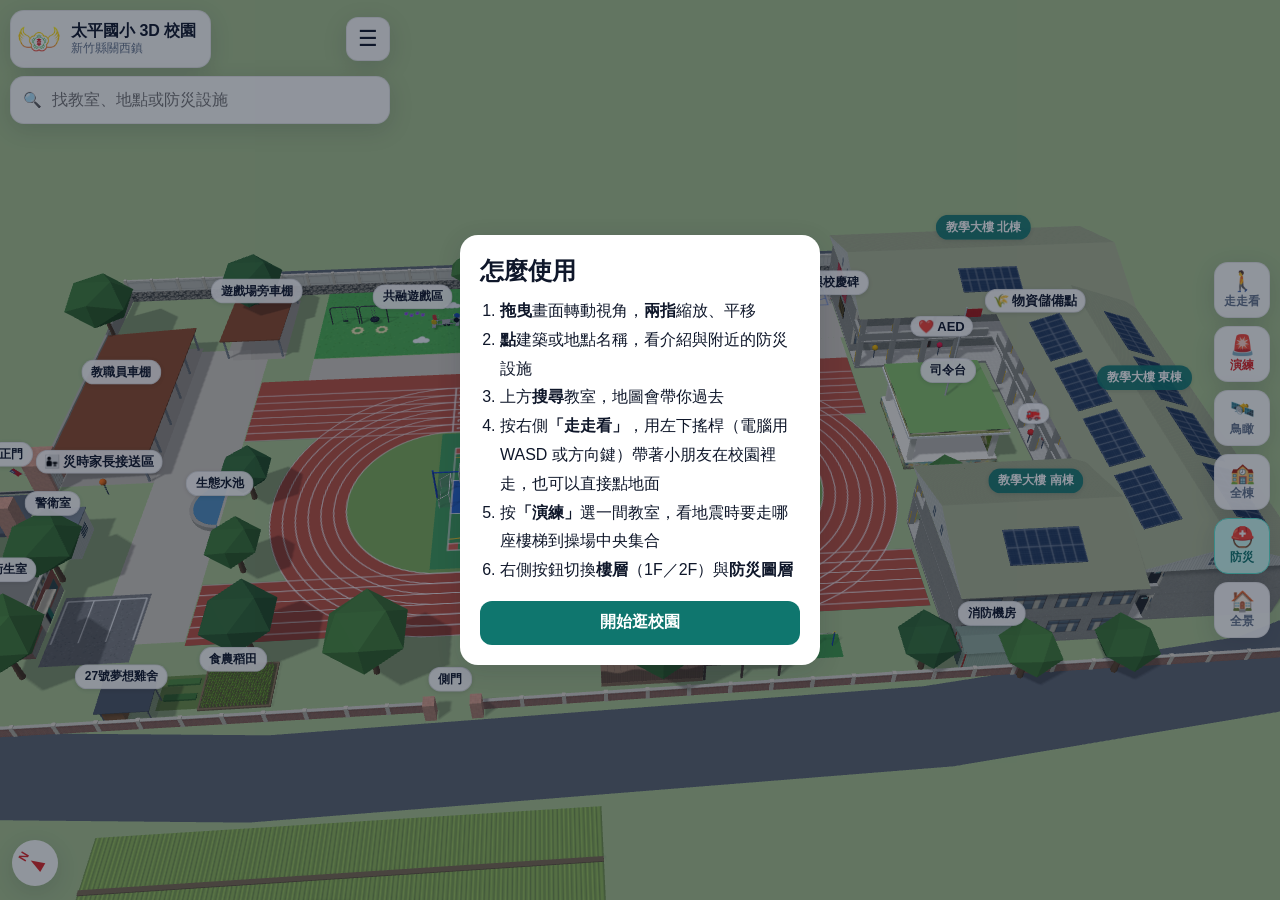
<file: app/index.html>
<!doctype html>
<html lang="zh-Hant-TW">
<head>
  <meta charset="utf-8">
  <meta name="viewport" content="width=device-width, initial-scale=1, viewport-fit=cover">
  <meta name="theme-color" content="#0f766e">
  <meta name="description" content="新竹縣關西鎮太平國小 3D 校園地圖：找教室、看防災設施與疏散集合點。">
  <title>太平國小 3D 校園地圖</title>
  <meta property="og:title" content="太平國小 3D 校園地圖">
  <meta property="og:description" content="用手機逛新竹縣關西鎮太平國小：找教室、看防災設施，跟著小朋友走一次地震疏散路線。">
  <meta property="og:type" content="website">
  <link rel="icon" href="./public/favicon-64.png" type="image/png">
  <link rel="apple-touch-icon" href="./public/apple-touch-icon.png">
  <link rel="stylesheet" href="./styles.css">
  <script src="./vendor/qrcode.js" defer></script>
  <script type="importmap">
    {
      "imports": {
        "three": "./vendor/three/three.module.min.js",
        "three/addons/": "./vendor/three/addons/"
      }
    }
  </script>
</head>
<body>
  <div id="stage"></div>
  <div id="labels"></div>

  <!-- 頂部：校名、搜尋、選單 -->
  <header class="topbar">
    <div class="topbar-row">
      <div class="brand">
        <img class="brand-mark" src="./public/logo.png" alt="" aria-hidden="true">
        <div>
          <div class="brand-title">太平國小 3D 校園</div>
          <div class="brand-sub">新竹縣關西鎮</div>
        </div>
      </div>
      <button class="icon-btn" id="menu-open" aria-label="開啟選單">☰</button>
    </div>
    <div class="search" role="search">
      <span class="search-icon" aria-hidden="true">🔍</span>
      <input id="search-input" type="search" placeholder="找教室、地點或防災設施" autocomplete="off" enterkeyhint="search" aria-label="搜尋地點">
      <button class="search-clear" id="search-clear" aria-label="清除" hidden>×</button>
      <ul class="search-results" id="search-results" role="listbox" hidden></ul>
    </div>
  </header>

  <!-- 右側快捷鍵 -->
  <nav class="rail" aria-label="檢視工具">
    <button class="rail-btn walk" id="btn-walk" aria-label="走路模式"><span class="rail-icon">🚶</span><span class="rail-text">走走看</span></button>
    <button class="rail-btn drill" id="btn-drill" aria-label="疏散演練"><span class="rail-icon">🚨</span><span class="rail-text">演練</span></button>
    <button class="rail-btn" id="btn-view" aria-label="切換視角"><span class="rail-icon">🛰️</span><span class="rail-text">鳥瞰</span></button>
    <button class="rail-btn" id="btn-floor" aria-label="切換樓層"><span class="rail-icon">🏫</span><span class="rail-text">全棟</span></button>
    <button class="rail-btn" id="btn-safety" aria-label="防災圖層"><span class="rail-icon">⛑️</span><span class="rail-text">防災</span></button>
    <button class="rail-btn" id="btn-home" aria-label="回到全景"><span class="rail-icon">🏠</span><span class="rail-text">全景</span></button>
  </nav>

  <!-- 走路模式的搖桿 -->
  <div class="joystick" id="joystick" hidden aria-label="移動搖桿">
    <div class="joy-knob"></div>
  </div>

  <div class="compass" id="compass" title="北方">
    <div class="compass-needle"><span>N</span></div>
  </div>

  <!-- 資訊卡：手機在底部，桌機在右側 -->
  <section class="card" id="info-card" hidden aria-live="polite">
    <div class="card-grip" aria-hidden="true"></div>
    <button class="card-close" id="info-close" aria-label="關閉">×</button>
    <div class="card-kicker" id="info-kicker"></div>
    <h2 class="card-title" id="info-title"></h2>
    <p class="card-desc" id="info-desc"></p>
    <ul class="card-tags" id="info-tags"></ul>
    <div class="card-nearby" id="info-nearby" hidden>
      <div class="card-subtitle">附近的防災設施</div>
      <ul id="info-nearby-list"></ul>
    </div>
    <div class="card-actions">
      <button class="btn primary" id="info-go">🚶 帶我去</button>
      <button class="btn danger" id="info-drill" hidden>🚨 疏散演練</button>
      <button class="btn" id="info-share">🔗 分享</button>
    </div>
  </section>

  <!-- 選單抽屜 -->
  <div class="drawer-mask" id="drawer-mask" hidden></div>
  <aside class="drawer" id="drawer" hidden aria-label="選單">
    <div class="drawer-head">
      <b>選單</b>
      <button class="icon-btn" id="menu-close" aria-label="關閉選單">×</button>
    </div>

    <section class="drawer-sec">
      <h3>☎️ 防救災通報電話</h3>
      <div id="contacts"></div>
    </section>

    <section class="drawer-sec">
      <h3>🗺️ 圖例</h3>
      <div class="legend" id="legend"></div>
    </section>

    <section class="drawer-sec">
      <h3>🧭 地震避難原則</h3>
      <p class="drawer-note">先就地掩護（趴下、掩護、穩住），搖晃停止後依老師指示，走規定的樓梯到<b>操場中央</b>集合。</p>
      <button class="btn danger wide" id="drawer-drill" style="margin-top:10px">🚨 開始疏散演練</button>
    </section>

    <section class="drawer-sec">
      <h3>🧒 走路角色</h3>
      <div class="seg-choice" role="radiogroup" aria-label="走路角色">
        <label><input type="radio" name="char" value="boy" checked> 👦 男孩</label>
        <label><input type="radio" name="char" value="girl"> 👧 女孩</label>
      </div>
    </section>

    <section class="drawer-sec">
      <h3>⚙️ 顯示設定</h3>
      <label class="switch"><input type="checkbox" id="opt-labels" checked> 顯示地點名稱</label>
      <label class="switch ref-option"><input type="checkbox" id="opt-reference"> 顯示空拍底圖（編輯用）</label>
    </section>

    <section class="drawer-sec">
      <h3>📱 分享這個網站</h3>
      <div class="qr" id="site-qr" aria-label="網站 QR Code"></div>
      <div class="qr-url" id="site-url"></div>
      <div class="card-actions">
        <button class="btn" id="copy-url">複製網址</button>
        <a class="btn" href="./poster.html" target="_blank" rel="noopener">🖨️ 列印海報</a>
      </div>
    </section>

    <section class="drawer-sec">
      <button class="btn wide" id="help-open">❓ 操作說明</button>
    </section>

    <p class="drawer-foot">新竹縣關西鎮太平國民小學<br><span id="data-version"></span></p>
  </aside>

  <!-- 操作說明（第一次開啟會出現） -->
  <div class="help" id="help" hidden>
    <div class="help-box" role="dialog" aria-labelledby="help-title">
      <h2 id="help-title">怎麼使用</h2>
      <ol>
        <li><b>拖曳</b>畫面轉動視角，<b>兩指</b>縮放、平移</li>
        <li><b>點</b>建築或地點名稱，看介紹與附近的防災設施</li>
        <li>上方<b>搜尋</b>教室，地圖會帶你過去</li>
        <li>按右側<b>「走走看」</b>，用左下搖桿（電腦用 WASD 或方向鍵）帶著小朋友在校園裡走，也可以直接點地面</li>
        <li>按<b>「演練」</b>選一間教室，看地震時要走哪座樓梯到操場中央集合</li>
        <li>右側按鈕切換<b>樓層</b>（1F／2F）與<b>防災圖層</b></li>
      </ol>
      <button class="btn primary wide" id="help-close">開始逛校園</button>
    </div>
  </div>

  <!-- 疏散演練：選班級 -->
  <div class="help" id="drill-picker" hidden>
    <div class="help-box" role="dialog" aria-labelledby="drill-picker-title">
      <h2 id="drill-picker-title">🚨 地震疏散演練</h2>
      <p class="drawer-note">選一間教室，看小朋友從教室門口走規定的樓梯，到操場中央集合。</p>
      <div class="drill-list" id="drill-list"></div>
      <button class="btn wide" id="drill-cancel">取消</button>
    </div>
  </div>

  <!-- 疏散演練進行中 -->
  <section class="drillbar" id="drillbar" hidden aria-live="polite">
    <div class="drill-title" id="drill-title"></div>
    <div class="drill-sub" id="drill-sub"></div>
    <div class="drill-progress"><div class="drill-progress-bar" id="drill-progress-bar"></div></div>
    <div class="drill-actions">
      <button class="btn" id="drill-pause">⏸ 暫停</button>
      <button class="btn" id="drill-speed">⏩ 2 倍速</button>
      <button class="btn" id="drill-stop">結束</button>
    </div>
  </section>

  <div class="toast" id="toast" hidden></div>
  <div class="loading" id="loading">載入校園中…</div>

  <script type="module" src="./src/main.js"></script>
</body>
</html>
</file>
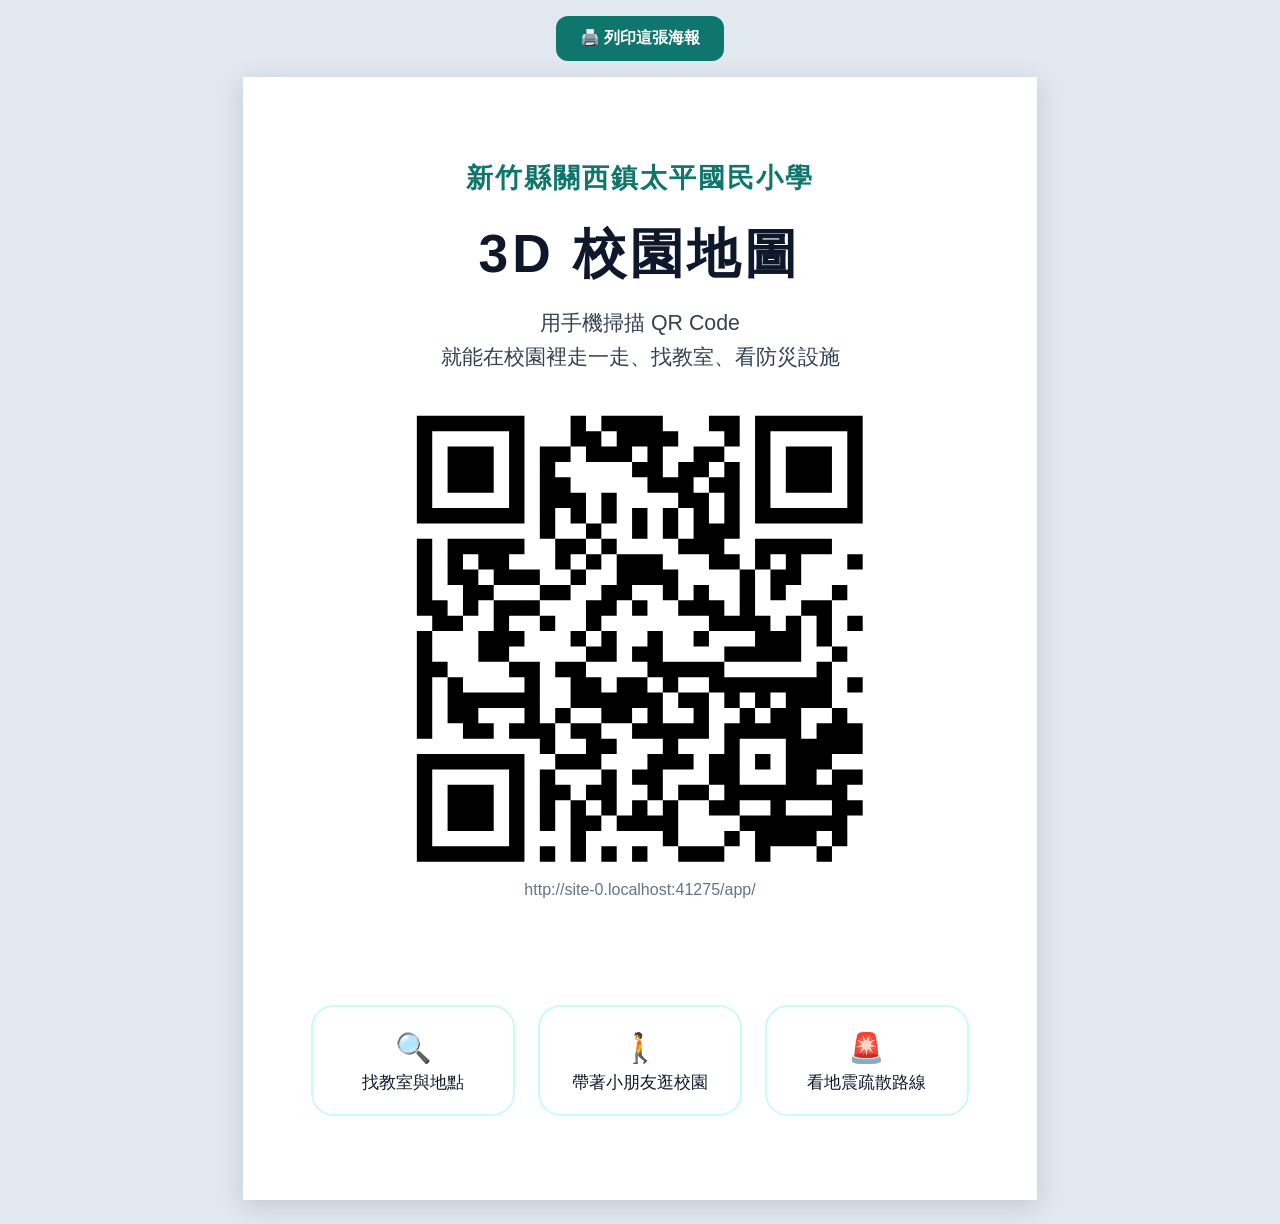
<file: app/poster.html>
<!doctype html>
<html lang="zh-Hant-TW">
<head>
  <meta charset="utf-8">
  <meta name="viewport" content="width=device-width, initial-scale=1">
  <title>太平國小 3D 校園地圖｜QR Code 海報</title>
  <link rel="icon" href="./public/favicon-64.png" type="image/png">
  <script src="./vendor/qrcode.js"></script>
  <style>
    @page { size: A4; margin: 0; }
    * { box-sizing: border-box; }
    body {
      margin: 0;
      background: #e2e8f0;
      color: #0f172a;
      font-family: -apple-system, BlinkMacSystemFont, "PingFang TC", "Noto Sans TC", "Microsoft JhengHei", sans-serif;
    }
    .tools { text-align: center; padding: 16px; }
    .tools button {
      font: inherit;
      font-size: 16px;
      font-weight: 700;
      padding: 12px 24px;
      border: 0;
      border-radius: 12px;
      background: #0f766e;
      color: #fff;
      cursor: pointer;
    }
    .sheet {
      width: 210mm;
      min-height: 297mm;
      margin: 0 auto 24px;
      background: #fff;
      padding: 22mm 18mm;
      display: flex;
      flex-direction: column;
      align-items: center;
      text-align: center;
      box-shadow: 0 6px 24px rgba(15, 23, 42, 0.15);
    }
    .school { font-size: 20pt; color: #0f766e; font-weight: 700; letter-spacing: 2px; }
    h1 { font-size: 40pt; margin: 6mm 0 4mm; letter-spacing: 4px; }
    .lead { font-size: 16pt; line-height: 1.6; margin: 0 0 10mm; color: #334155; }
    #qr { width: 120mm; }
    #qr svg { width: 100%; height: auto; display: block; }
    .url { font-size: 12pt; color: #64748b; margin: 4mm 0 10mm; word-break: break-all; }
    .features { display: grid; grid-template-columns: repeat(3, 1fr); gap: 6mm; width: 100%; margin-top: auto; }
    .features div { border: 2px solid #ccfbf1; border-radius: 6mm; padding: 5mm 3mm; font-size: 13pt; line-height: 1.5; }
    .features b { display: block; font-size: 22pt; }
    @media print {
      body { background: #fff; }
      .tools { display: none; }
      .sheet { margin: 0; box-shadow: none; }
    }
    @media (max-width: 800px) {
      .sheet { width: 100%; min-height: auto; padding: 24px 16px; }
      h1 { font-size: 30px; }
      .school { font-size: 16px; }
      .lead { font-size: 16px; }
      #qr { width: min(80vw, 320px); }
      .features { grid-template-columns: 1fr; gap: 10px; margin-top: 16px; }
      .features div { font-size: 15px; }
    }
  </style>
</head>
<body>
  <div class="tools"><button onclick="window.print()">🖨️ 列印這張海報</button></div>
  <main class="sheet">
    <div class="school">新竹縣關西鎮太平國民小學</div>
    <h1>3D 校園地圖</h1>
    <p class="lead">用手機掃描 QR Code<br>就能在校園裡走一走、找教室、看防災設施</p>
    <div id="qr"></div>
    <div class="url" id="url"></div>
    <div class="features">
      <div><b>🔍</b>找教室與地點</div>
      <div><b>🚶</b>帶著小朋友逛校園</div>
      <div><b>🚨</b>看地震疏散路線</div>
    </div>
  </main>
  <script>
    // 海報和地圖放在同一個資料夾，網址自動算出來，換網址也不用改
    const url = new URL('./', location.href).href;
    const qr = qrcode(0, 'M');
    qr.addData(url);
    qr.make();
    document.getElementById('qr').innerHTML = qr.createSvgTag({ cellSize: 8, margin: 2, scalable: true });
    document.getElementById('url').textContent = url;
  </script>
</body>
</html>
</file>
<file: app/styles.css>
:root {
  --bg: #dfeaf2;
  --panel: rgba(255, 255, 255, 0.95);
  --panel-border: rgba(15, 23, 42, 0.08);
  --text: #0f172a;
  --muted: #64748b;
  --accent: #0f766e;
  --accent-soft: #ccfbf1;
  --danger: #dc2626;
  --radius: 14px;
  --shadow: 0 6px 24px rgba(15, 23, 42, 0.14);
  --safe-top: env(safe-area-inset-top, 0px);
  --safe-bottom: env(safe-area-inset-bottom, 0px);
  --safe-right: env(safe-area-inset-right, 0px);
}

* { box-sizing: border-box; }

html, body {
  margin: 0;
  height: 100%;
  overflow: hidden;
  background: var(--bg);
  color: var(--text);
  font-family: -apple-system, BlinkMacSystemFont, "PingFang TC", "Noto Sans TC", "Microsoft JhengHei", sans-serif;
  -webkit-tap-highlight-color: transparent;
  overscroll-behavior: none;
  -webkit-text-size-adjust: 100%;
}

#stage { position: fixed; inset: 0; touch-action: none; }
#stage canvas { display: block; }
#labels { position: fixed; inset: 0; pointer-events: none; }

button { font: inherit; color: inherit; cursor: pointer; border: 0; background: none; }

.panel {
  background: var(--panel);
  border: 1px solid var(--panel-border);
  border-radius: var(--radius);
  box-shadow: var(--shadow);
}

.icon-btn {
  width: 44px;
  height: 44px;
  border-radius: 12px;
  font-size: 22px;
  display: grid;
  place-items: center;
  background: var(--panel);
  border: 1px solid var(--panel-border);
  box-shadow: var(--shadow);
}

.btn {
  min-height: 44px;
  padding: 0 16px;
  border-radius: 12px;
  background: #eef2f6;
  font-weight: 600;
}
.btn.primary { background: var(--accent); color: #fff; }
.btn.wide { width: 100%; }

/* ---------- 頂部 ---------- */
.topbar {
  position: fixed;
  top: calc(10px + var(--safe-top));
  left: 10px;
  right: 10px;
  display: flex;
  flex-direction: column;
  gap: 8px;
  pointer-events: none;
  z-index: 15;
}
.topbar > *, .topbar-row > * { pointer-events: auto; }
.topbar-row { display: flex; justify-content: space-between; align-items: center; gap: 8px; pointer-events: none; }

.brand {
  display: flex;
  align-items: center;
  gap: 10px;
  background: var(--panel);
  border: 1px solid var(--panel-border);
  border-radius: var(--radius);
  box-shadow: var(--shadow);
  padding: 6px 14px 6px 6px;
}
.brand-mark {
  width: 44px;
  height: 44px;
  object-fit: contain;
  flex: none;
}
.brand-title { font-weight: 700; font-size: 16px; line-height: 1.2; }
.brand-sub { font-size: 12px; color: var(--muted); }

.search {
  position: relative;
  display: flex;
  align-items: center;
  background: var(--panel);
  border: 1px solid var(--panel-border);
  border-radius: var(--radius);
  box-shadow: var(--shadow);
}
.search-icon { padding-left: 12px; font-size: 15px; }
.search input {
  flex: 1;
  min-width: 0;
  height: 46px;
  border: 0;
  background: transparent;
  padding: 0 10px;
  font: inherit;
  font-size: 16px; /* 16px 以上 iPhone 才不會自動放大 */
  color: var(--text);
  outline: none;
}
.search input::-webkit-search-cancel-button { display: none; }
.search-clear { width: 44px; height: 44px; font-size: 22px; color: var(--muted); }
.search-results {
  position: absolute;
  top: calc(100% + 6px);
  left: 0;
  right: 0;
  margin: 0;
  padding: 6px;
  list-style: none;
  max-height: min(50vh, 360px);
  overflow: auto;
  background: var(--panel);
  border: 1px solid var(--panel-border);
  border-radius: var(--radius);
  box-shadow: var(--shadow);
}
.search-results li {
  display: flex;
  align-items: center;
  gap: 10px;
  min-height: 44px;
  padding: 6px 10px;
  border-radius: 10px;
  cursor: pointer;
}
.search-results li:hover, .search-results li.active { background: #f1f5f9; }
.search-results .r-icon { width: 24px; text-align: center; }
.search-results .r-name { font-weight: 600; }
.search-results .r-meta { margin-left: auto; font-size: 12px; color: var(--muted); white-space: nowrap; }
.search-results .r-empty { color: var(--muted); cursor: default; }

/* ---------- 右側快捷鍵 ---------- */
.rail {
  position: fixed;
  right: calc(10px + var(--safe-right));
  top: 50%;
  transform: translateY(-50%);
  display: flex;
  flex-direction: column;
  gap: 8px;
  z-index: 12;
}
.rail-btn {
  width: 56px;
  min-height: 56px;
  border-radius: 14px;
  background: var(--panel);
  border: 1px solid var(--panel-border);
  box-shadow: var(--shadow);
  display: flex;
  flex-direction: column;
  align-items: center;
  justify-content: center;
  gap: 2px;
  padding: 4px 0;
}
.rail-icon { font-size: 20px; line-height: 1; }
.rail-text { font-size: 12px; font-weight: 700; color: var(--muted); }
.rail-btn.on { background: var(--accent-soft); border-color: #5eead4; }
.rail-btn.on .rail-text { color: var(--accent); }

/* ---------- 走路搖桿 ---------- */
.joystick {
  position: fixed;
  left: 22px;
  bottom: calc(80px + var(--safe-bottom));
  width: 130px;
  height: 130px;
  border-radius: 50%;
  background: rgba(255, 255, 255, 0.45);
  border: 2px solid rgba(255, 255, 255, 0.85);
  box-shadow: var(--shadow);
  display: grid;
  place-items: center;
  touch-action: none;
  z-index: 13;
}
.joystick[hidden] { display: none; }
.joystick.on { background: rgba(255, 255, 255, 0.6); }
.joy-knob {
  width: 56px;
  height: 56px;
  border-radius: 50%;
  background: var(--accent);
  border: 3px solid #fff;
  box-shadow: 0 2px 8px rgba(0, 0, 0, 0.25);
  pointer-events: none;
}
.card-open.walking .joystick { display: none; }
.rail-btn.walk.on { background: var(--accent); border-color: var(--accent); }
.rail-btn.walk.on .rail-text { color: #fff; }

.seg-choice { display: flex; gap: 8px; }
.seg-choice label {
  flex: 1;
  display: flex;
  align-items: center;
  justify-content: center;
  gap: 6px;
  min-height: 44px;
  border-radius: 12px;
  background: #f1f5f9;
  font-weight: 600;
  cursor: pointer;
}
.seg-choice label:has(input:checked) { background: var(--accent-soft); color: var(--accent); }
.seg-choice input { accent-color: var(--accent); }

/* ---------- 指北針 ---------- */
.compass {
  position: fixed;
  left: 12px;
  bottom: calc(14px + var(--safe-bottom));
  width: 46px;
  height: 46px;
  border-radius: 50%;
  background: var(--panel);
  box-shadow: var(--shadow);
  z-index: 5;
}
.compass-needle { position: absolute; inset: 0; display: flex; justify-content: center; }
.compass-needle span { margin-top: 3px; font-size: 12px; font-weight: 800; color: var(--danger); }
.compass-needle::after {
  content: "";
  position: absolute;
  top: 18px;
  left: 50%;
  margin-left: -5px;
  border-left: 5px solid transparent;
  border-right: 5px solid transparent;
  border-bottom: 14px solid var(--danger);
}

/* ---------- 資訊卡 ---------- */
.card {
  position: fixed;
  left: 0;
  right: 0;
  bottom: 0;
  max-height: 52vh;
  overflow: auto;
  background: var(--panel);
  border-radius: 18px 18px 0 0;
  box-shadow: 0 -6px 24px rgba(15, 23, 42, 0.16);
  padding: 8px 18px calc(16px + var(--safe-bottom));
  z-index: 20;
  animation: sheet-in 0.22s ease-out;
}
@keyframes sheet-in { from { transform: translateY(30px); opacity: 0; } }
.card-grip { width: 40px; height: 5px; border-radius: 3px; background: #cbd5e1; margin: 0 auto 8px; }
.card-close { position: absolute; top: 8px; right: 8px; width: 44px; height: 44px; font-size: 26px; color: var(--muted); }
.card-kicker { font-size: 13px; color: var(--accent); font-weight: 700; }
.card-title { margin: 2px 44px 6px 0; font-size: 21px; }
.card-desc { margin: 0 0 10px; line-height: 1.65; color: #334155; }
.card-tags { list-style: none; margin: 0 0 10px; padding: 0; display: flex; flex-wrap: wrap; gap: 6px; }
.card-tags:empty { display: none; }
.card-tags li { font-size: 13px; padding: 4px 10px; border-radius: 999px; background: #fee2e2; color: #b91c1c; }
.card-subtitle { font-size: 13px; font-weight: 700; color: var(--muted); margin-bottom: 4px; }
.card-nearby ul { list-style: none; margin: 0 0 10px; padding: 0; }
.card-nearby li {
  display: flex;
  gap: 8px;
  align-items: center;
  min-height: 40px;
  padding: 4px 8px;
  border-radius: 10px;
  cursor: pointer;
}
.card-nearby li:hover { background: #f1f5f9; }
.card-nearby .dist { margin-left: auto; color: var(--muted); font-size: 13px; }
.card-actions { display: flex; gap: 8px; }

@media (max-width: 899px) {
  .card-open .rail { top: 22%; transform: none; }
  .card-open .compass { display: none; }
}

@media (min-width: 900px) {
  .topbar { right: auto; width: 380px; }
  .card {
    left: auto;
    right: 82px;
    top: calc(14px + var(--safe-top));
    bottom: auto;
    width: 360px;
    max-height: calc(100vh - 28px);
    border-radius: var(--radius);
    padding-top: 14px;
  }
  .card-grip { display: none; }
}

.btn.danger { background: #dc2626; color: #fff; }
.card-actions { flex-wrap: wrap; }
.card-actions .btn { flex: 1 1 auto; }
.rail-btn.drill .rail-text { color: #dc2626; }

/* ---------- 疏散演練 ---------- */
.drill-list { display: grid; grid-template-columns: 1fr 1fr; gap: 8px; margin: 12px 0; max-height: 50vh; overflow: auto; }
.drill-list button {
  min-height: 52px;
  border-radius: 12px;
  background: #f1f5f9;
  text-align: left;
  padding: 6px 12px;
  line-height: 1.3;
}
.drill-list button b { display: block; font-size: 15px; }
.drill-list button span { font-size: 12px; color: var(--muted); }
.drill-list button:active { background: #fee2e2; }
.drillbar {
  position: fixed;
  left: 10px;
  right: 10px;
  bottom: calc(10px + var(--safe-bottom));
  background: var(--panel);
  border: 2px solid #fca5a5;
  border-radius: var(--radius);
  box-shadow: var(--shadow);
  padding: 12px 14px;
  z-index: 21;
}
.drillbar[hidden] { display: none; }
.drill-title { font-weight: 800; font-size: 16px; color: #b91c1c; }
.drill-sub { font-size: 13px; color: #334155; margin: 2px 0 8px; }
.drill-progress { height: 8px; border-radius: 4px; background: #fee2e2; overflow: hidden; margin-bottom: 10px; }
.drill-progress-bar { height: 100%; width: 0; background: #dc2626; transition: width 0.2s linear; }
.drill-actions { display: flex; gap: 8px; }
.drill-actions .btn { flex: 1; }
.drilling .joystick, .drilling .rail { display: none; }
@media (min-width: 900px) {
  .drillbar { left: auto; right: 82px; bottom: auto; top: calc(14px + var(--safe-top)); width: 360px; }
  .drilling .rail { display: flex; }
}

/* ---------- 選單抽屜 ---------- */
.drawer-mask { position: fixed; inset: 0; background: rgba(15, 23, 42, 0.35); z-index: 40; }
.drawer {
  position: fixed;
  top: 0;
  right: 0;
  bottom: 0;
  width: min(360px, 88vw);
  overflow: auto;
  background: #fff;
  box-shadow: -8px 0 30px rgba(15, 23, 42, 0.2);
  padding: calc(12px + var(--safe-top)) 16px calc(16px + var(--safe-bottom));
  z-index: 41;
  animation: drawer-in 0.2s ease-out;
}
@keyframes drawer-in { from { transform: translateX(40px); opacity: 0; } }
.drawer-head { display: flex; justify-content: space-between; align-items: center; font-size: 18px; margin-bottom: 4px; }
.drawer-head .icon-btn { box-shadow: none; }
.drawer-sec { border-top: 1px solid #e2e8f0; padding: 12px 0; }
.drawer-sec h3 { margin: 0 0 8px; font-size: 15px; }
.drawer-note { margin: 0; line-height: 1.6; color: #334155; }
.qr { width: 180px; margin: 4px auto 6px; }
.qr svg { width: 100%; height: auto; display: block; }
.qr-url { text-align: center; font-size: 12px; color: var(--muted); word-break: break-all; margin-bottom: 8px; }
a.btn { display: inline-flex; align-items: center; justify-content: center; text-decoration: none; color: inherit; }
.drawer-foot { color: var(--muted); font-size: 12px; text-align: center; line-height: 1.6; }

.contact-group { font-size: 12px; color: var(--muted); margin: 8px 0 4px; }
.contact {
  display: flex;
  align-items: center;
  gap: 10px;
  min-height: 48px;
  padding: 6px 10px;
  margin-bottom: 4px;
  border-radius: 10px;
  background: #f8fafc;
  color: inherit;
  text-decoration: none;
}
.contact:active { background: #e2e8f0; }
.contact-name { font-weight: 600; font-size: 14px; }
.contact-tel { font-size: 13px; color: var(--accent); }
.contact-call { margin-left: auto; font-size: 20px; }

.legend { display: grid; grid-template-columns: 1fr 1fr; gap: 6px 10px; font-size: 13px; }
.legend-item { display: flex; align-items: center; gap: 6px; }
.legend-swatch { width: 16px; height: 16px; border-radius: 4px; border: 1px solid rgba(0,0,0,.15); flex: none; }

.switch { display: flex; align-items: center; gap: 10px; min-height: 40px; }
.ref-option { display: none; } /* 空拍有拍到鄰居房屋，只在編輯模式使用 */
.editing .ref-option { display: flex; }
.switch input { width: 20px; height: 20px; accent-color: var(--accent); }

/* ---------- 操作說明 ---------- */
.help { position: fixed; inset: 0; background: rgba(15, 23, 42, 0.45); display: grid; place-items: center; padding: 16px; z-index: 50; }
.help[hidden] { display: none; }
.help-box { background: #fff; border-radius: 18px; padding: 20px; max-width: 360px; width: 100%; box-shadow: var(--shadow); }
.help-box h2 { margin: 0 0 10px; }
.help-box ol { padding-left: 20px; line-height: 1.8; margin: 0 0 16px; }

.toast {
  position: fixed;
  left: 50%;
  bottom: calc(24px + var(--safe-bottom));
  transform: translateX(-50%);
  background: rgba(15, 23, 42, 0.9);
  color: #fff;
  padding: 10px 16px;
  border-radius: 999px;
  font-size: 14px;
  z-index: 60;
}

/* ---------- 3D 標籤 ---------- */
.lbl {
  padding: 3px 9px;
  border-radius: 999px;
  background: rgba(255, 255, 255, 0.93);
  border: 1px solid rgba(15, 23, 42, 0.12);
  font-size: 12px;
  font-weight: 600;
  white-space: nowrap;
  pointer-events: auto;
  cursor: pointer;
  box-shadow: 0 1px 4px rgba(0, 0, 0, 0.12);
  transition: opacity 0.15s;
}
.lbl.room { background: rgba(15, 23, 42, 0.84); color: #fff; border-color: transparent; }
.lbl.stair { background: #facc15; border-color: #ca8a04; }
.lbl.bldg { background: rgba(15, 118, 110, 0.9); color: #fff; border-color: transparent; }
.lbl.safety { padding: 2px 7px; font-size: 13px; }
.lbl.check::after { content: " ?"; color: var(--danger); font-weight: 800; }
.lbl.selected { background: var(--accent); color: #fff; border-color: transparent; transform: scale(1.12); }
.lbl.culled { opacity: 0; pointer-events: none; }
.hide-labels .lbl:not(.safety):not(.selected) { display: none; }
.hide-safety .lbl.safety { display: none; }

.loading { position: fixed; inset: 0; display: grid; place-items: center; background: var(--bg); font-size: 18px; color: var(--muted); z-index: 100; }
.loading[hidden] { display: none; }

/* ---------- 編輯模式 ---------- */
.editing .rail, .editing .compass { display: none; }
.editor {
  position: fixed;
  left: 10px;
  top: 128px;
  width: 300px;
  max-height: calc(100vh - 140px);
  overflow: auto;
  background: rgba(15, 23, 42, 0.94);
  color: #e2e8f0;
  border-radius: var(--radius);
  box-shadow: var(--shadow);
  padding: 12px;
  font-size: 13px;
  z-index: 30;
}
.editor h3 { margin: 0 0 8px; font-size: 15px; color: #5eead4; }
.editor .row { display: flex; gap: 6px; flex-wrap: wrap; margin-bottom: 8px; align-items: center; }
.editor button { background: #334155; color: #e2e8f0; border-radius: 8px; padding: 6px 10px; min-height: 32px; }
.editor button.primary { background: #0d9488; color: #fff; font-weight: 700; }
.editor button.on { background: #0f766e; color: #fff; }
.editor button:disabled { opacity: .4; cursor: default; }
.editor label { display: grid; grid-template-columns: 56px 1fr; align-items: center; gap: 6px; margin-bottom: 4px; }
.editor input[type="number"], .editor input[type="text"], .editor textarea, .editor select {
  width: 100%;
  background: #1e293b;
  color: #f8fafc;
  border: 1px solid #475569;
  border-radius: 6px;
  padding: 5px 7px;
  font: inherit;
}
.editor textarea { min-height: 54px; resize: vertical; }
.editor .muted { color: #94a3b8; }
.editor .warn { color: #fca5a5; }
.editor .coords { font-family: ui-monospace, Menlo, monospace; color: #fde68a; }
.editor hr { border: 0; border-top: 1px solid #334155; margin: 10px 0; }
.editor .status { min-height: 1.4em; }
.editor .objlist { max-height: 170px; overflow: auto; margin-top: 6px; display: flex; flex-direction: column; gap: 2px; }
.editor .objitem { text-align: left; background: transparent; padding: 4px 6px; min-height: 28px; }
.editor .objitem:hover { background: #1e293b; }
.editor .objitem.on { background: #0f766e; color: #fff; }
.editor .objitem.on .muted { color: #ccfbf1; }
.editor .nudge { display: grid; grid-template-columns: 1fr auto; gap: 6px; align-items: center; margin-bottom: 8px; }
.editor .nudge[hidden] { display: none; }
.editor .nudge > .muted { grid-column: 1 / -1; }
.editor .nudge-pad { display: grid; grid-template-columns: repeat(3, 40px); grid-template-rows: repeat(2, 36px); gap: 4px; }
.editor .nudge-pad button { padding: 0; font-size: 18px; }
.editor .nudge-pad [data-nudge="0,-1"] { grid-column: 2; grid-row: 1; }
.editor .nudge-pad [data-nudge="-1,0"] { grid-column: 1; grid-row: 2; }
.editor .nudge-pad [data-nudge="1,0"] { grid-column: 3; grid-row: 2; }
.editor .nudge-pad [data-nudge="0,1"] { grid-column: 2; grid-row: 2; }
.editor .nudge select { width: auto; }

@media (max-width: 700px) {
  .editor { top: auto; bottom: 10px; left: 10px; right: 10px; width: auto; max-height: 45vh; }
}

/* ---------- 太平群島小遊戲（?game=leaves／relay） ---------- */
.gaming .topbar, .gaming .rail, .gaming .compass, .gaming #labels .lbl, .gaming #info-card { display: none !important; }
.game-bar {
  position: fixed; top: calc(10px + var(--safe-top)); left: 50%; transform: translateX(-50%);
  display: flex; align-items: center; gap: 12px; z-index: 50;
  background: var(--panel); border-radius: 999px; box-shadow: var(--shadow); padding: 6px 8px 6px 16px;
  max-width: calc(100vw - 20px);
}
.game-name { font-weight: 800; white-space: nowrap; }
.game-stats { display: flex; gap: 12px; }
.game-stat { display: flex; flex-direction: column; align-items: center; line-height: 1.1; min-width: 44px; }
.game-stat-label { font-size: 11px; color: var(--muted); }
.game-stat-value { white-space: nowrap; font-size: 17px; font-variant-numeric: tabular-nums; color: var(--accent); }
.game-exit { width: 34px; height: 34px; padding: 0; border-radius: 50%; flex: none; }
.game-pause { margin-right: -6px; }
.game-panel {
  position: fixed; inset: 0; z-index: 70; display: grid; place-items: center;
  background: rgba(15, 23, 42, 0.35); padding: 16px;
}
.game-panel[hidden] { display: none; }
.game-card {
  width: min(460px, 100%); background: #fff; border-radius: 18px; box-shadow: var(--shadow);
  padding: 22px 22px 18px; max-height: calc(100vh - 32px); overflow: auto;
}
.game-kicker { font-size: 13px; font-weight: 700; color: var(--accent); }
.game-title { margin: 4px 0 8px; font-size: 22px; }
.game-lead { margin: 6px 0; line-height: 1.6; }
.game-rules { margin: 10px 0 4px; padding-left: 20px; line-height: 1.7; color: #334155; }
.game-egg { margin: 12px 0 4px; padding: 10px 12px; border-radius: 12px; background: #fff7e6; color: #92400e; line-height: 1.5; }
.game-btns { display: flex; flex-wrap: wrap; gap: 8px; margin-top: 16px; }
.game-big {
  position: fixed; left: 50%; top: 34%; transform: translate(-50%, -50%); z-index: 65;
  font-size: clamp(34px, 9vw, 72px); font-weight: 900; color: #fff; pointer-events: none;
  text-shadow: 0 3px 0 rgba(15, 23, 42, 0.5), 0 0 18px rgba(15, 23, 42, 0.35);
  animation: game-pop 0.35s ease-out; white-space: nowrap;
}
.game-big.good { color: #fde047; }
.game-big.bad { color: #fca5a5; }
@keyframes game-pop { from { transform: translate(-50%, -50%) scale(1.5); opacity: 0; } }
.game-tag {
  background: #14b8a6; color: #fff; font-weight: 800; font-size: 12px;
  padding: 2px 8px; border-radius: 999px; box-shadow: 0 2px 6px rgba(0,0,0,.25);
}
.game-pad {
  position: fixed; left: 0; right: 0; bottom: calc(16px + var(--safe-bottom)); z-index: 55;
  display: flex; justify-content: center; align-items: flex-end; gap: 14px; padding: 0 12px;
  touch-action: manipulation; user-select: none; -webkit-user-select: none;
}
.game-pad[hidden] { display: none; }
.game-key {
  width: 96px; height: 96px; border-radius: 50%; font-size: 18px; font-weight: 800;
  background: #fff; box-shadow: var(--shadow); touch-action: manipulation;
}
.game-key.hit { transform: scale(0.92); background: var(--accent-soft); }
.game-key.pass { width: 112px; height: 112px; background: #f59e0b; color: #fff; }
.game-gauge {
  position: fixed; left: 50%; bottom: calc(150px + var(--safe-bottom)); transform: translateX(-50%);
  width: min(360px, calc(100vw - 40px)); height: 26px; z-index: 56;
  background: linear-gradient(90deg, #fca5a5, #fde68a 45%, #fde68a 90%, #fca5a5); border-radius: 999px;
  box-shadow: var(--shadow); border: 3px solid #fff;
}
.game-gauge[hidden] { display: none; }
.gauge-zone { position: absolute; top: 0; bottom: 0; background: #22c55e; }
.gauge-needle { position: absolute; top: -8px; bottom: -8px; width: 5px; margin-left: -2px; background: #0f172a; border-radius: 3px; }
.gauge-label { position: absolute; top: 30px; left: 0; right: 0; text-align: center; font-size: 13px; font-weight: 700; color: #0f172a; text-shadow: 0 0 4px #fff, 0 0 4px #fff; }
@media (max-width: 600px) {
  .game-name { display: none; }
  .game-bar { padding-left: 12px; gap: 8px; } /* 手機上省下空間，暫停和離開鍵才不會被擠出畫面 */
}
@media (prefers-reduced-motion: reduce) { .game-big { animation: none; } }
.game-key.blow {
  position: fixed; right: calc(20px + var(--safe-right)); bottom: calc(28px + var(--safe-bottom)); z-index: 55;
  width: 104px; height: 104px; background: #f59e0b; color: #fff; touch-action: none; user-select: none; -webkit-user-select: none;
}
.game-key.blow[hidden] { display: none; }
.game-tag.puddle { background: #2563eb; font-size: 11px; opacity: 0.9; }
</file>
